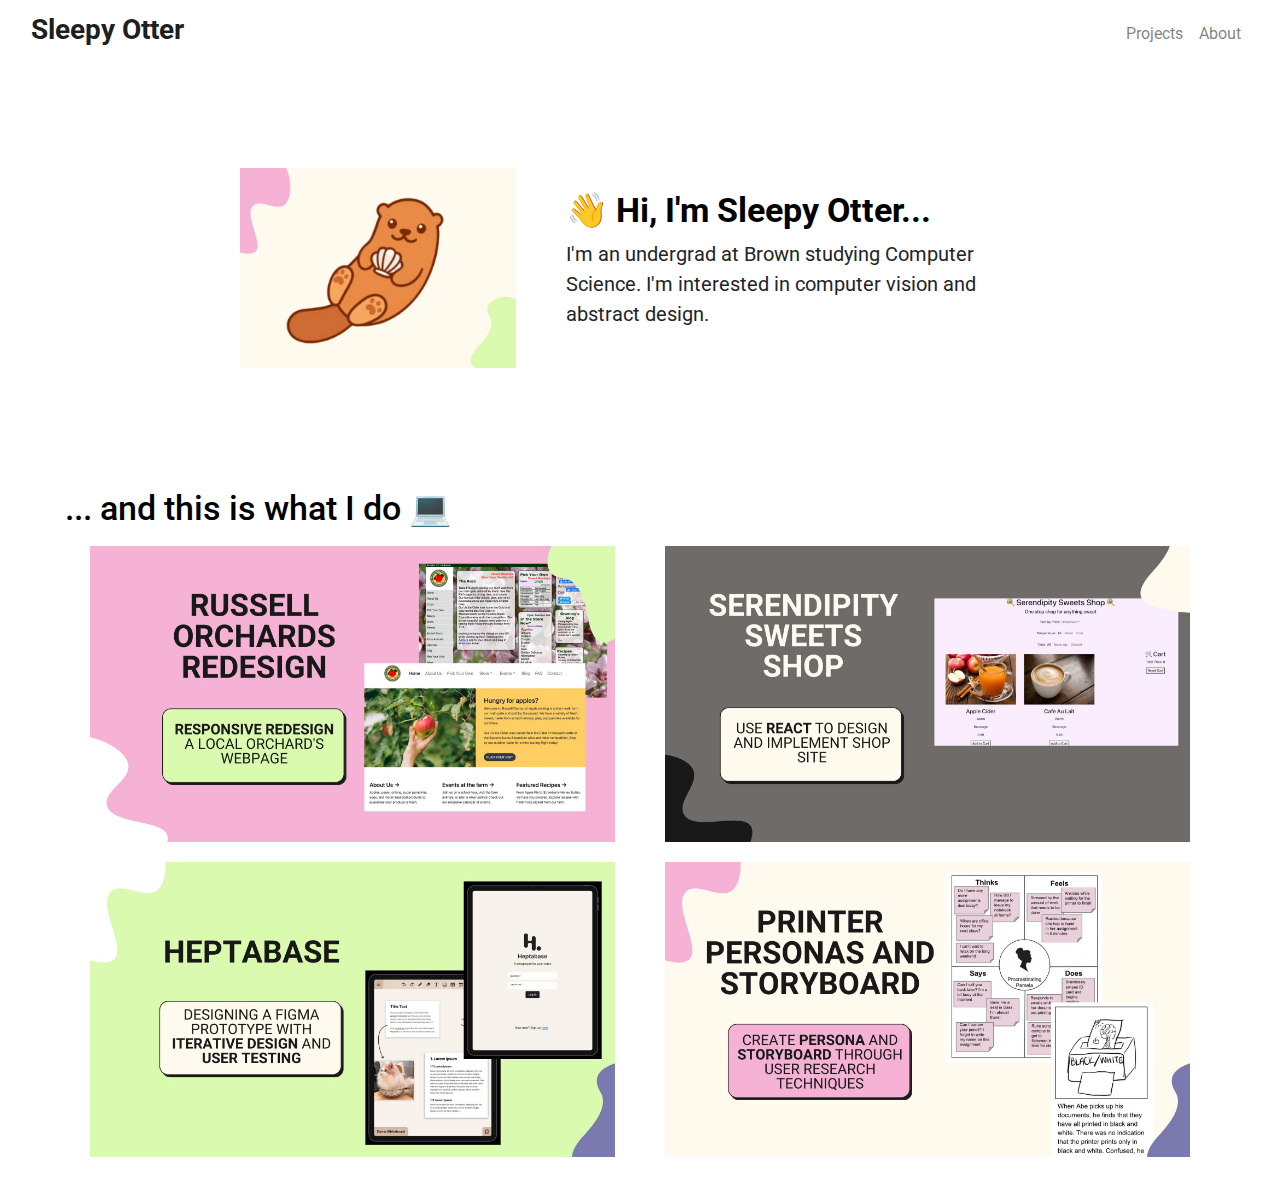
<file: index.html>
<!DOCTYPE html>
<html lang="en">

<head>
	<link href='https://fonts.googleapis.com/css?family=Roboto' rel='stylesheet'>

	<!-- Required meta tags -->
	<meta charset="utf-8">
	<meta name="viewport" content="width=device-width,
			initial-scale=1, shrink-to-fit=no">

	<link rel="stylesheet" href="index.css">

	<!-- Bootstrap CSS -->
	<!-- <link rel="stylesheet" href=
	"https://stackpath.bootstrapcdn.com/bootstrap/4.3.1/css/bootstrap.min.css"
		integrity=
	"sha384-ggOyR0iXCbMQv3Xipma34MD+dH/1fQ784/j6cY/iJTQUOhcWr7x9JvoRxT2MZw1T"
		crossorigin="anonymous"> -->

    <link rel="stylesheet" href="https://cdn.jsdelivr.net/npm/bootstrap@4.0.0/dist/css/bootstrap.min.css" integrity="sha384-Gn5384xqQ1aoWXA+058RXPxPg6fy4IWvTNh0E263XmFcJlSAwiGgFAW/dAiS6JXm" crossorigin="anonymous">
	<!-- <link rel="stylesheet" href="https://cdn.jsdelivr.net/npm/bootstrap@4.5.3/dist/css/bootstrap.min.css" integrity="sha384-TX8t27EcRE3e/ihU7zmQxVncDAy5uIKz4rEkgIXeMed4M0jlfIDPvg6uqKI2xXr2" crossorigin="anonymous"> -->
    
		<!-- TODO: add additional links here! e.g. fonts, icons, more stylesheets, etc. -->
		
		<meta content="width=device-width, initial-scale=1" name="viewport" />
  
	<title>Final Portfolio</title>
</head>

<body>
    <div id="navigation-bar" class="container-fluid navbar-light sticky-top bg-white">
      <nav class="navbar navbar-expand-md justify-content-between" >
        <a class="navbar-brand" href="index.html"><h3><b>Sleepy Otter</b></h3></a>
          <button
            class="navbar-toggler"
            type="button"
            data-toggle="collapse"
            data-target="#section-options"
          >
            <span class="navbar-toggler-icon justify-content-between"></span>
          </button>
          <div class="collapse navbar-collapse justify-content-between" id="section-options" float="right">
            <ul class="navbar-nav ml-auto">
              <li class="nav-item">
                <a class="nav-link" href="#projects">Projects</a>
              </li>
              <li class="nav-item">
                <a class="nav-link" href="about.html">About</a>
              </li>
            </ul>
          </div>
      </nav>
    </div>
  

  <div class="container-fluid">
    <div class="about">
      <div class="about-image">
        <img src="assets/profile.jpg" alt="a sleepy otter" class="responsive" height="200px">
      </div>
      <div class="about-text">
        <h1 class="heading" style="font-size: 34px"> 👋 <b> Hi, I'm Sleepy Otter... </b></h1>
        <p style="font-size: 20px">I'm an undergrad at Brown studying Computer Science. I'm interested in computer vision and abstract design.</p>
      </div>
    </div>

    <div class="project-section">
      <h1 class="heading" style="font-size: 34px"><a id="projects">... and this is what I do 💻</a></h1>
      <div class="projects">
        <div class="col-md-6">
          <a href="https://sleepyotter123.github.io/responsive-redesign/">
            <div class="project-image">
              <div class="zoom">
                <img src="assets/responsive.jpg" class="img-fluid" />
                <div class="overlay">
                  <div class="overlay-text">
                    <h3>Russell Orchards</h3>
                    <p>
                      Responsive redesign of local orchard's webpage
                    </p>
                  </div>
                </div>
              </div>
            </div>
          </a>
        </div>

        <div class="col-md-6">
          <a href="https://sleepyotter123.github.io/development/">
            <div class="project-image">
              <div class="zoom">
                <img src="assets/react.jpg" class="img-fluid" />
                <div class="overlay">
                  <div class="overlay-text">
                    <h3>Serendipity Sweets Shop</h3>
                    <p>
                      Using React to design and implement shop site
                    </p>
                  </div>
                </div>
              </div>
            </div>
          </a>
        </div>

        <div class="col-md-6">
          <a href="https://sleepyotter123.github.io/iterative-design/">
            <div class="project-image">
              <div class="zoom">
                <img src="assets/iterative.jpg" class="img-fluid" />
                <div class="overlay">
                  <div class="overlay-text">
                    <h3>Heptabase</h3>
                    <p>
                      Designing a figma prototype with iterative design and user testing
                    </p>
                  </div>
                </div>
              </div>
            </div>
          </a>
        </div>

        <div class="col-md-6">
          <a href="https://sleepyotter123.github.io/personas-and-storyboarding/">
            <div class="project-image">
              <div class="zoom">
                <img src="assets/personas.jpg" class="img-fluid" />
                <div class="overlay">
                  <div class="overlay-text">
                    <h3>Printer Personas and Storyboarding</h3>
                    <p>
                      Created persona and sotryboard through user research techniques
                    </p>
                  </div>
                </div>
              </div>
            </div>
          </a>
        </div>


      </div>
    </div>
  </div>


  </body>

</html>
</file>
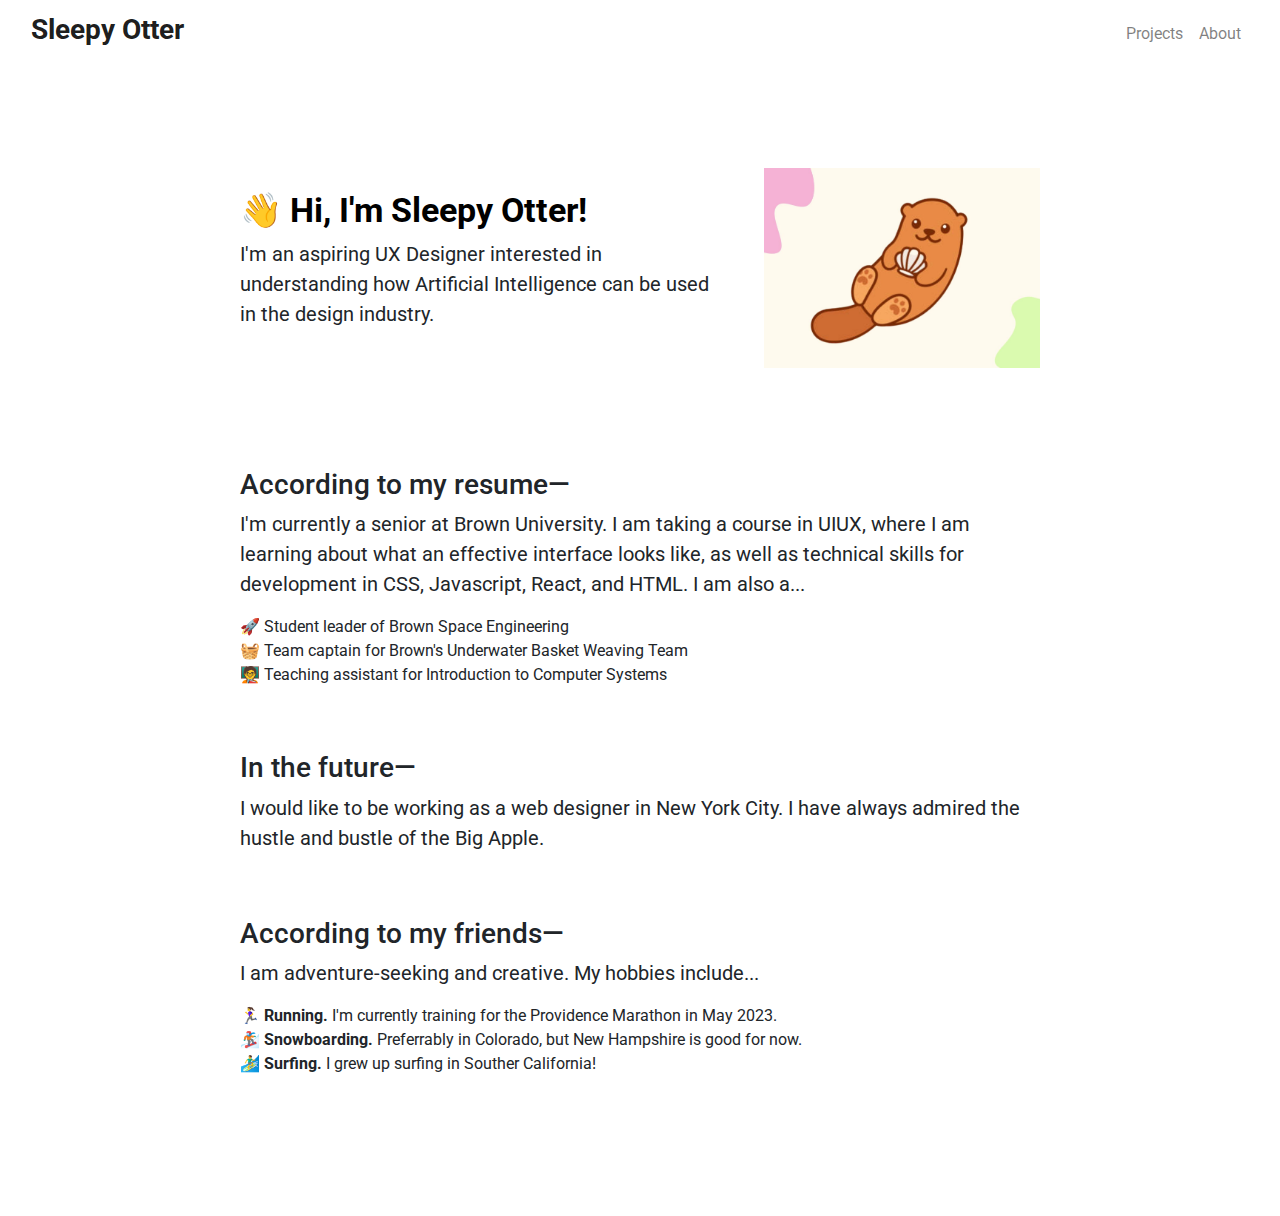
<file: about.html>
<!DOCTYPE html>
<html lang="en">

<head>
	<link href='https://fonts.googleapis.com/css?family=Roboto' rel='stylesheet'>

	<!-- Required meta tags -->
	<meta charset="utf-8">
	<meta name="viewport" content="width=device-width,
			initial-scale=1, shrink-to-fit=no">

	<link rel="stylesheet" href="index.css">

	<!-- Bootstrap CSS -->
	<!-- <link rel="stylesheet" href=
	"https://stackpath.bootstrapcdn.com/bootstrap/4.3.1/css/bootstrap.min.css"
		integrity=
	"sha384-ggOyR0iXCbMQv3Xipma34MD+dH/1fQ784/j6cY/iJTQUOhcWr7x9JvoRxT2MZw1T"
		crossorigin="anonymous"> -->

    <link rel="stylesheet" href="https://cdn.jsdelivr.net/npm/bootstrap@4.0.0/dist/css/bootstrap.min.css" integrity="sha384-Gn5384xqQ1aoWXA+058RXPxPg6fy4IWvTNh0E263XmFcJlSAwiGgFAW/dAiS6JXm" crossorigin="anonymous">
	<!-- <link rel="stylesheet" href="https://cdn.jsdelivr.net/npm/bootstrap@4.5.3/dist/css/bootstrap.min.css" integrity="sha384-TX8t27EcRE3e/ihU7zmQxVncDAy5uIKz4rEkgIXeMed4M0jlfIDPvg6uqKI2xXr2" crossorigin="anonymous"> -->
    
		<!-- TODO: add additional links here! e.g. fonts, icons, more stylesheets, etc. -->
		
		<meta content="width=device-width, initial-scale=1" name="viewport" />
  
	<title>Final Portfolio</title>
</head>

<body>
    <div id="navigation-bar" class="container-fluid navbar-light sticky-top bg-white">
      <nav class="navbar navbar-expand-md justify-content-between" >
        <a class="navbar-brand" href="index.html"><h3><b>Sleepy Otter</b></h3></a>
          <button
            class="navbar-toggler"
            type="button"
            data-toggle="collapse"
            data-target="#section-options"
          >
            <span class="navbar-toggler-icon justify-content-between"></span>
          </button>
          <div class="collapse navbar-collapse justify-content-between" id="section-options" float="right">
            <ul class="navbar-nav ml-auto">
              <li class="nav-item">
                <a class="nav-link" href="index.html#projects">Projects</a>
              </li>
              <li class="nav-item">
                <a class="nav-link" href="about.html">About</a>
              </li>
            </ul>
          </div>
      </nav>
    </div>
  

  <div class="container-fluid">
    <div class="about-about">
      <div class="about-text-about">
        <h1 class="heading" style="font-size: 34px"> 👋 <b> Hi, I'm Sleepy Otter! </b></h1>
        <p style="font-size: 20px">I'm an aspiring UX Designer interested in understanding how Artificial Intelligence can be used in the design industry. </p>
      </div>
      <div class="about-image">
        <img src="assets/profile.jpg" alt="a sleepy otter" class="responsive" height="200px">
      </div>
    </div>

    <div class="more-about">
        <div class="more-about-text">
        <h3>
            According to my resume—
        </h3>
        <div class="more-about-text-section">
            <p style="font-size: 20px">
                I'm currently a senior at Brown University. I am taking a course in UIUX, where I am learning about what an effective interface looks like, as well as technical skills for development in CSS, Javascript, React, and HTML. I am also a...
            </p>
            <p style="font-size: 16px">
                    🚀 Student leader of Brown Space Engineering
                <br>
                    🧺 Team captain for Brown's Underwater Basket Weaving Team
                <br>
                🧑‍🏫 Teaching assistant for Introduction to Computer Systems
            </p>
        </div>
        <br>
        <br>
        <h3>
            In the future—
        </h3>
        <div class="more-about-text-section">
            <p style="font-size: 20px">
                I would like to be working as a web designer in New York City. I have always admired the hustle and bustle of the Big Apple.
            </p>
            <!-- <p style="font-size: 16px">
                💻 Looking for opportunities to work as a full stack developer at a small startup. 
            </p> -->
            
        </div>
        <br>
        <br>
        <h3>
            According to my friends—
        </h3>
        <div class="more-about-text-section">
            <p style="font-size: 20px">
                I am adventure-seeking and creative. My hobbies include...
            </p>
            <p style="font-size: 16px">
                🏃‍♀️ <b>Running.</b> I'm currently training for the Providence Marathon in May 2023. 
                <br>
                🏂 <b>Snowboarding.</b> Preferrably in Colorado, but New Hampshire is good for now. 
                <br>
                🏄‍♂️ <b>Surfing.</b> I grew up surfing in Souther California!
                <br>
                
                <br>
            </p>

                
                
        </div>

    </div>
    </div>


      </div>
    </div>
  </div>


  </body>

</html>
</file>
<file: index.css>
/* p { font-family: Roboto; } */
li {font-family: Roboto; }
ol {font-family: Roboto; }
h2 {font-family: Roboto; }
/* h1 {font-family: Roboto; } */
h4 {font-family: Roboto; }

/* .nav-bar{
  position: relative;
  flex-wrap: wrap;
  align-items: center;
  justify-content: space-between;
  padding: 0.5rem 1rem;
} */

.about{
  display: flex;
  flex-direction: row;
  padding: 100px 0px 100px 0px;
  align-items: center;
  justify-content: center;
  max-width: 800px;
  margin: auto;
}

@media (max-width: 700px){
	.about{
		width: 100%;
    display: flex;
    flex-direction: column;
	}
}

.about-about{
  display: flex;
  flex-direction: row;
  padding: 100px 0px 0px 0px;
  align-items: center;
  justify-content: center;
  max-width: 800px;
  margin: auto;
}

@media (max-width: 700px){
	.about-about{
		width: 100%;
    display: flex;
    flex-direction: column;
    align-items: center;
	}
}

.about-text{
  justify-content: center;
  z-index: 100;
  left: 0;
  width: 100%;
  align-items: center;
  padding: 20px 0px 20px 50px;
}

.about-text-about{
  justify-content: center;
  z-index: 100;
  left: 0;
  width: 100%;
  align-items: center;
  padding: 20px 50px 20px 0px;
}

.more-about{
  display: flex;
  flex-direction: row;
  padding: 100px 0px 100px 0px;
  align-items: center;
  justify-content: center;
  max-width: 800px;
  margin: auto;
}

.project-section{
  padding: 20px 50px 15px 50px;
}

.projects{
  justify-content: center;
  display: flex;
  flex-wrap: wrap;
  flex-direction: row;
  padding: 0px;
  /* add flexbox if necessary*/
}

.project-image{
  padding: 10px;
}

/* OVERLAY DETAILS */

.project-thumbnail {
  position: relative;
  max-width: 100%;
}
.overlay:hover {
  opacity: 1;
}
.overlay {
  position: absolute;
  display: flex;
  justify-content: center;
  align-items: center;
  height: 100%;
  width: 100%;
  top: 0;
  opacity: 0;
  transition: .5s ease;
  background-color: rgba(0, 0, 0, 0.7);
}
.overlay-text {
  width: 75%;
  color: white;
  text-align: center;
}

.zoom{
  transition: transform .5s;
  margin: 0 auto;
}

.zoom:hover {
  transform: scale(1.1);
}


/* center the text */
.project-descrip {
    display: flex;
    justify-content: center;
  }

.interface {
  /* TODO add styles (hint: use flex!) https://www.w3schools.com/cssref/ */
  display: flex;
  justify-content: center;
  flex-wrap: wrap;
  justify-content: space-evenly;
  align-content: space-around;
}



.heading{
  color:black;
  font-size:30px;
}

.container{
  /* display: flex;
  flex: 1;
  overflow: auto;
  flex-direction: row; */
  position: relative;
  padding: 0px;
  width: 100%;
}
</file>
